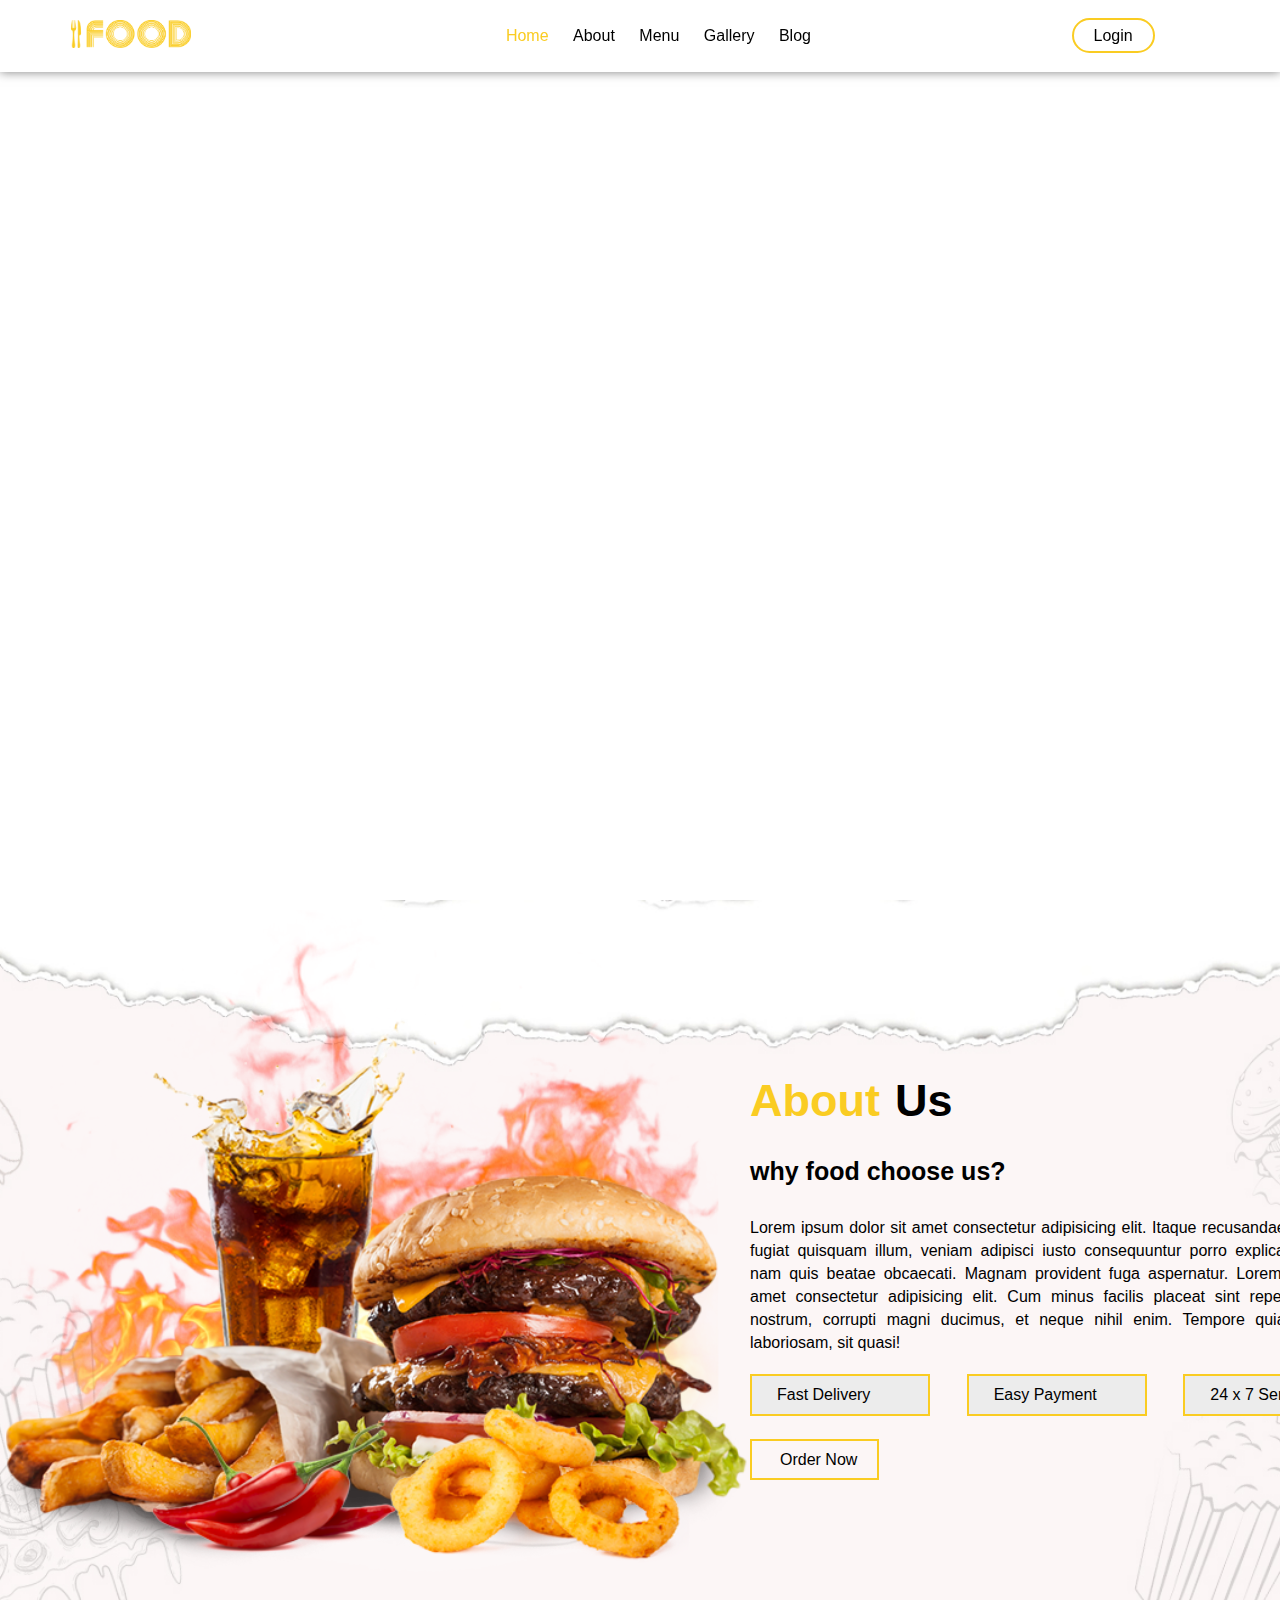
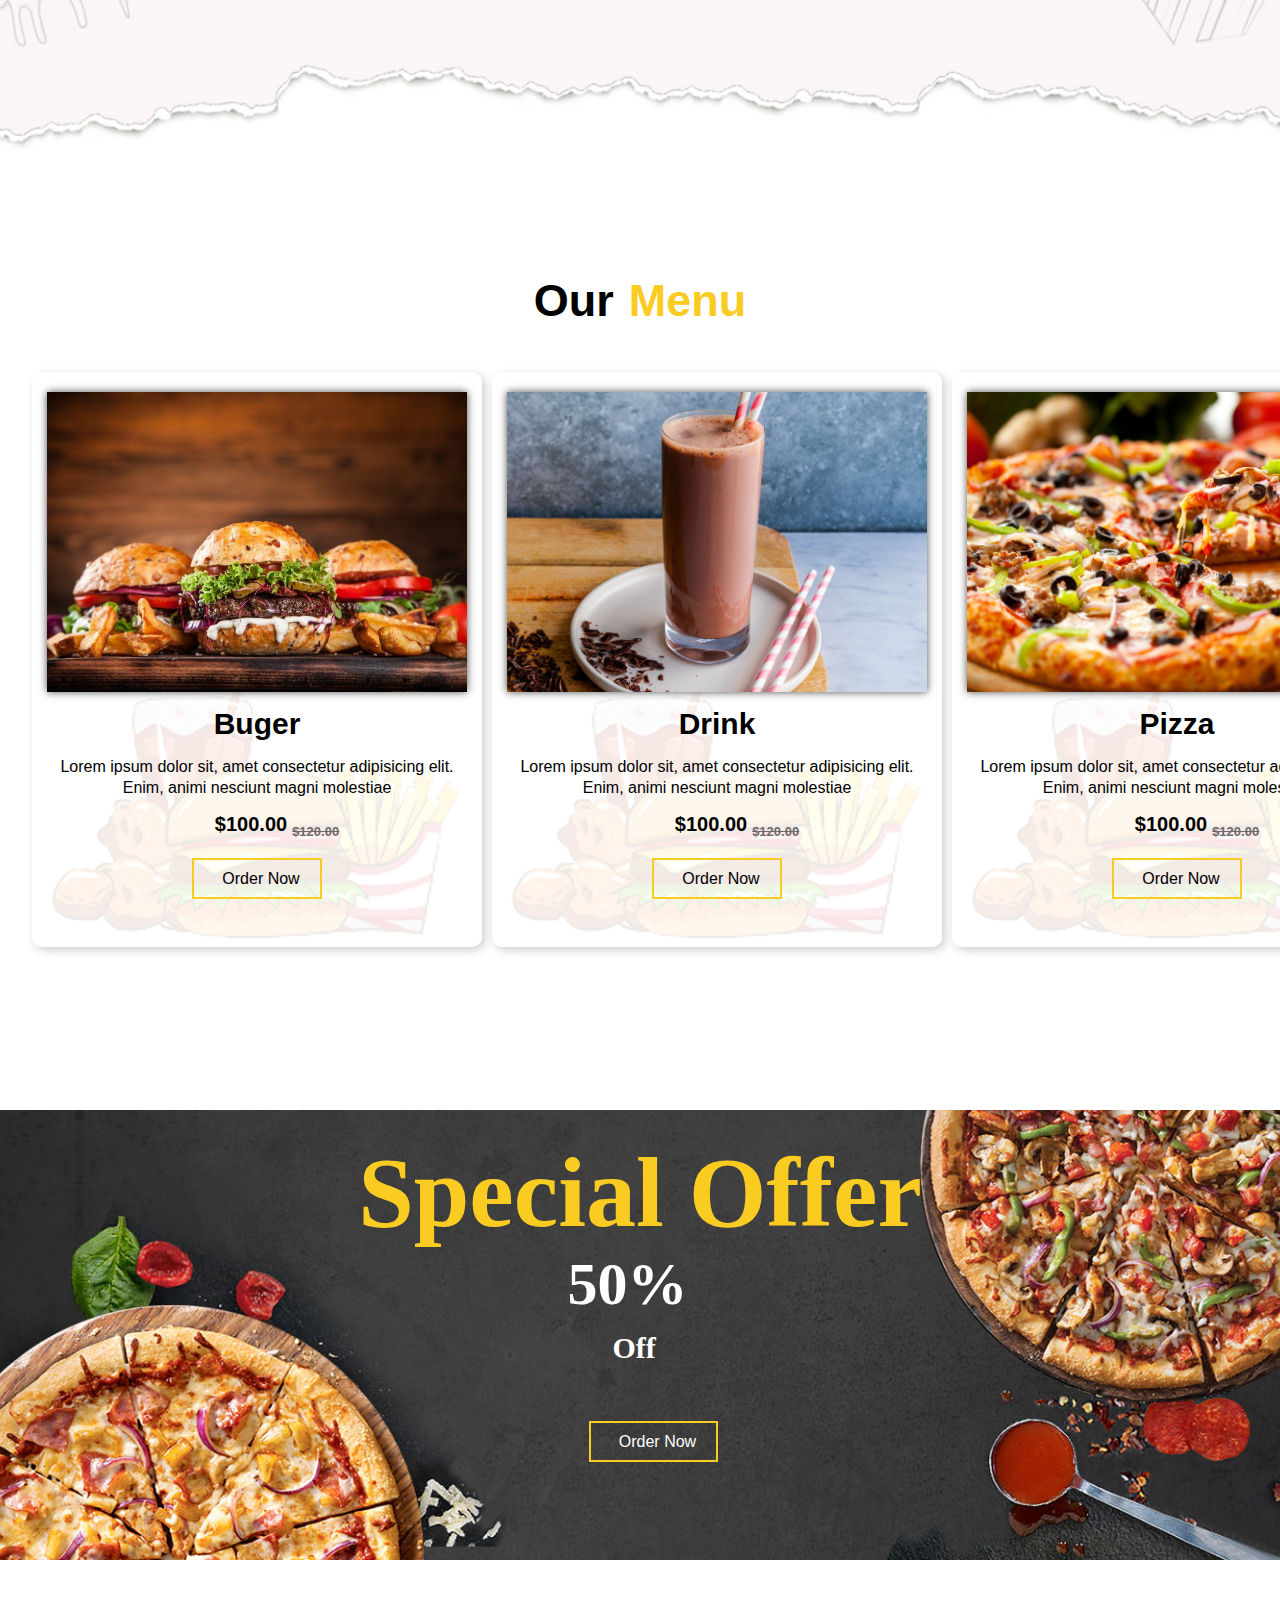
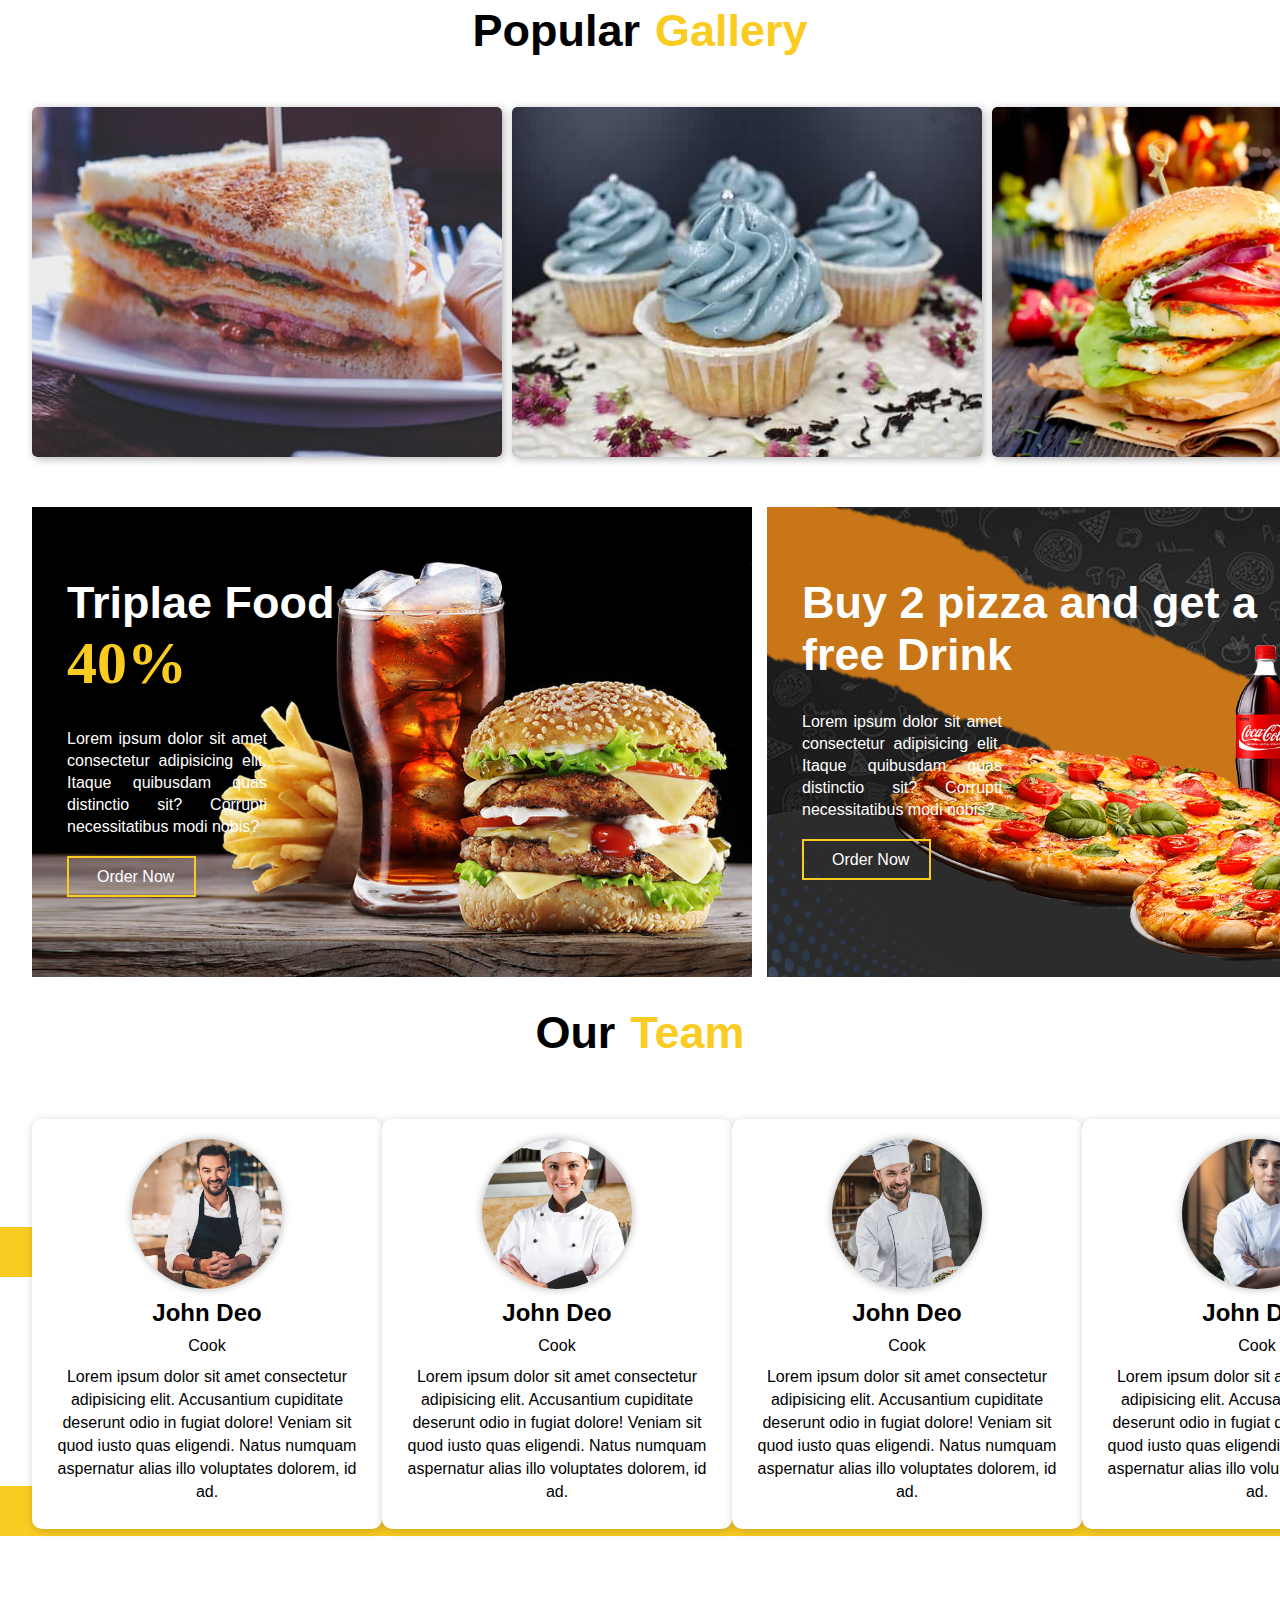
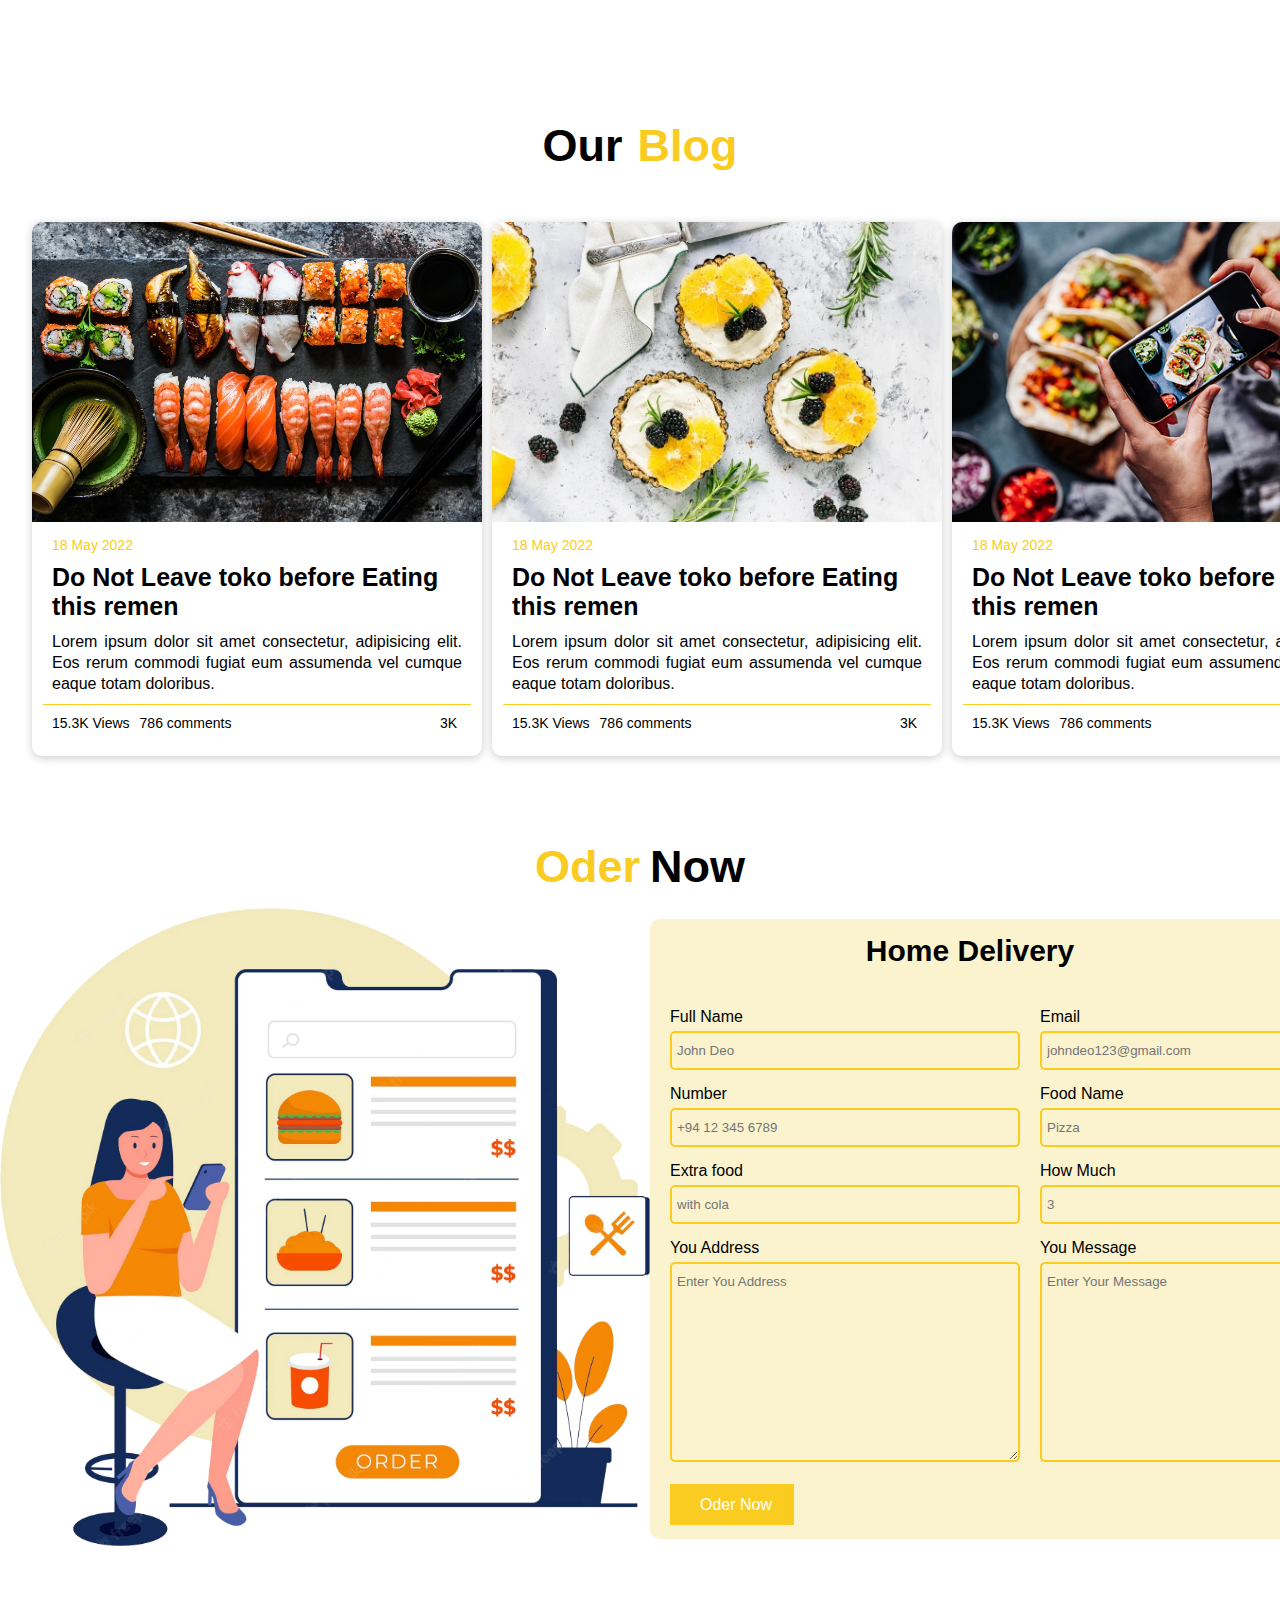
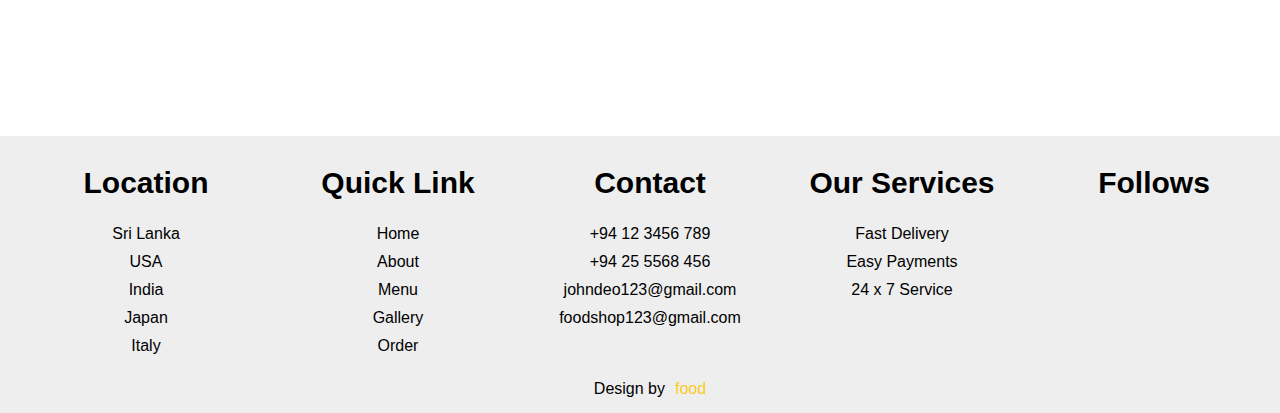
<file: eatezzy/food/Complete  Food Website Part 1/index.html>
<!DOCTYPE html>
<html lang="en">
<head>
    <meta charset="UTF-8">
    <meta http-equiv="X-UA-Compatible" content="IE=edge">
    <meta name="viewport" content="width=device-width, initial-scale=1.0">
    <title>Food Website</title>
    <link rel="stylesheet" href="style.css">
    <link rel="stylesheet" href="https://cdnjs.cloudflare.com/ajax/libs/font-awesome/6.2.0/css/all.min.css" integrity="sha512-xh6O/CkQoPOWDdYTDqeRdPCVd1SpvCA9XXcUnZS2FmJNp1coAFzvtCN9BmamE+4aHK8yyUHUSCcJHgXloTyT2A==" crossorigin="anonymous" referrerpolicy="no-referrer" />
    <link rel="short icon" href="image/short_icon.png">
</head>
<body>

    <section id="Home">

        <nav>

            <div class="logo">
                <a href="index.html"><img src="image/logo.png"></a>
            </div>

            <ul>
                <li><a href="index.html" class="action">Home</a></li>
                <li><a href="#">About</a></li>
                <li><a href="#">Menu</a></li>
                <li><a href="#">Gallery</a></li>
                <li><a href="#">Blog</a></li>
            </ul>

            <div class="login">
                <a href="#">Login</a>
            </div>

        </nav>

        <div class="main anim">

            <div class="main_text">

                <h1>Get Fresh<span> Food</span><br>in a Easy Way</h1>

                <p>
                    Lorem ipsum dolor sit amet consectetur adipisicing elit. 
                    Laborum, minus magnam nobis quam impedit nemo quaerat ex 
                    necessitatibus ipsum totam voluptatum, fugit cupiditate 
                    provident, quasi perspiciatis blanditiis illo nesciunt quae. 
                    Lorem ipsum dolor sit amet consectetur adipisicing elit. 
                    Accusantium odio tenetur laudantium corrupti impedit 
                    quidem dolore beatae, iure labore magni repellendus 
                    inventore, eaque obcaecati commodi ipsa numquam. Accusamus, 
                    molestiae veritatis.
                </p>

                <a href="#" class="btn"><i class="fa-solid fa-burger"></i>Order Now</a>

            </div>

            <div class="main_image">
                <img src="image/main_img.png">
            </div>

        </div>

    </section>




    <!--About-->

    <div class="about">

        <div class="about_main">

            <div class="about_image">
                <img src="image/about.png">
            </div>

            <div class="about_text">

                <h1><span>About</span>Us</h1>
                <h3>why food choose us?</h3>
                <p>
                    Lorem ipsum dolor sit amet consectetur adipisicing elit. 
                    Itaque recusandae dolore tempora fugiat quisquam illum, 
                    veniam adipisci iusto consequuntur porro explicabo 
                    repudiandae nam quis beatae obcaecati. Magnam provident 
                    fuga aspernatur. Lorem ipsum dolor sit amet consectetur 
                    adipisicing elit. Cum minus facilis placeat sint repellendus 
                    dolorum nostrum, corrupti magni ducimus, et neque nihil enim. 
                    Tempore quia rerum placeat laboriosam, sit quasi!
                </p>

                <div class="about_services">

                    <div class="s_1">
                        <i class="fa-solid fa-truck-fast"></i>
                        <a href="#">Fast Delivery</a>
                    </div>

                    <div class="s_1">
                        <i class="fa-brands fa-amazon-pay"></i>
                        <a href="#">Easy Payment</a>
                    </div>

                    <div class="s_1">
                        <i class="fa-solid fa-headset"></i>
                        <a href="#">24 x 7 Services</a>
                    </div>

                </div>

                <a href="#" class="about_btn">
                    <i class="fa-solid fa-burger"></i>Order Now
                </a>

            </div>

        </div>

    </div>




    <!--Menu-->

    <div class="menu">

        <h1>Our<span>Menu</span></h1>

        <div class="menu_box">

            <div class="menu_card">

                <div class="menu_img">
                    <img src="image/menu_1.jpg">
                </div>

                <div class="menu_text">

                    <h2>Buger</h2>
                    <p>
                        Lorem ipsum dolor sit, amet consectetur adipisicing elit. 
                        Enim, animi nesciunt magni molestiae
                    </p>

                    <div class="menu_icon">
                        <i class="fa-solid fa-star"></i>
                        <i class="fa-solid fa-star"></i>
                        <i class="fa-solid fa-star"></i>
                        <i class="fa-solid fa-star"></i>
                        <i class="fa-solid fa-star-half-stroke"></i>
                    </div>

                    <p class="price">$100.00<sub><del>$120.00</del></sub></p>

                    <a href="#" class="menu_btn"><i class="fa-solid fa-burger"></i>Order Now</a>

                </div>

            </div>

            <div class="menu_card">

                <div class="menu_img">
                    <img src="image/menu_2.jpg">
                </div>

                <div class="menu_text">

                    <h2>Drink</h2>
                    <p>
                        Lorem ipsum dolor sit, amet consectetur adipisicing elit. 
                        Enim, animi nesciunt magni molestiae
                    </p>

                    <div class="menu_icon">
                        <i class="fa-solid fa-star"></i>
                        <i class="fa-solid fa-star"></i>
                        <i class="fa-solid fa-star"></i>
                        <i class="fa-solid fa-star"></i>
                        <i class="fa-solid fa-star-half-stroke"></i>
                    </div>

                    <p class="price">$100.00<sub><del>$120.00</del></sub></p>

                    <a href="#" class="menu_btn"><i class="fa-solid fa-burger"></i>Order Now</a>

                </div>

            </div>

            <div class="menu_card">

                <div class="menu_img">
                    <img src="image/menu_3.png">
                </div>

                <div class="menu_text">

                    <h2>Pizza</h2>
                    <p>
                        Lorem ipsum dolor sit, amet consectetur adipisicing elit. 
                        Enim, animi nesciunt magni molestiae
                    </p>

                    <div class="menu_icon">
                        <i class="fa-solid fa-star"></i>
                        <i class="fa-solid fa-star"></i>
                        <i class="fa-solid fa-star"></i>
                        <i class="fa-solid fa-star"></i>
                        <i class="fa-solid fa-star-half-stroke"></i>
                    </div>

                    <p class="price">$100.00<sub><del>$120.00</del></sub></p>

                    <a href="#" class="menu_btn"><i class="fa-solid fa-burger"></i>Order Now</a>

                </div>

            </div>

        </div>

    </div>




    <!--Banner-->

    <div class="banner">

        <h1>Special Offer</h1>

        <div class="banner_center">
            <h2>50%<br><span>Off</span></h2>
        </div>

        <a href="#" class="banner_btn"><i class="fa-solid fa-burger"></i>Order Now</a>

    </div>




    <!--Gallery-->

    <div class="gallery">

        <h1>Popular<span>Gallery</span></h1>

        <div class="gallery_box">

            <div class="gallery_image">
                <img src="image/gallary_1.jpg">
            </div>

            <div class="gallery_image">
                <img src="image/gallary_2.jpg">
            </div>

            <div class="gallery_image">
                <img src="image/gallary_3.webp">
            </div>

        </div>

    </div>



    <!--Offer-->

    <div class="offer">

        <div class="offer_box">

            <div class="offer_card_1">

                <div class="offer_img">
                    <img src="image/offer_1.jpg">
                </div>

                <div class="offer_tag">

                    <h2>Triplae Food</h2>
                    <h1>40%</h1>
                    <p>
                        Lorem ipsum dolor sit amet consectetur adipisicing elit. 
                        Itaque quibusdam quas distinctio sit? Corrupti 
                        necessitatibus modi nobis?
                    </p>
                    <a href="#" class="offer_btn"><i class="fa-solid fa-burger"></i>Order Now</a>

                </div>

            </div>

            <div class="offer_card_2">

                <div class="offer_img">
                    <img src="image/offer_2.png">
                </div>

                <div class="offer_tag">

                    <h2>Buy 2 pizza and get a <br>free Drink</h2>
                    <p>
                        Lorem ipsum dolor sit amet consectetur adipisicing elit. 
                        Itaque quibusdam quas distinctio sit? Corrupti 
                        necessitatibus modi nobis?
                    </p>
                    <a href="#" class="offer_btn"><i class="fa-solid fa-burger"></i>Order Now</a>

                </div>

            </div>

        </div>

    </div>




    <!--Team-->

    <div class="team">

        <h1>Our<span>Team</span></h1>

        <div class="team_line_1"></div>
        <div class="team_line_2"></div>

        <div class="team_box">

            <div class="team_card">

                <div class="team_img">
                    <img src="image/team_1.jpg">
                </div>

                <div class="team_tag">

                    <h2>John Deo</h2>
                    <p class="job">Cook</p>
                    <p class="info">
                        Lorem ipsum dolor sit amet consectetur adipisicing elit. 
                        Accusantium cupiditate deserunt odio in fugiat dolore! 
                        Veniam sit quod iusto quas eligendi. Natus numquam 
                        aspernatur alias illo voluptates dolorem, id ad.
                    </p>

                </div>

            </div>

            <div class="team_card">

                <div class="team_img">
                    <img src="image/team_2.jpg">
                </div>

                <div class="team_tag">

                    <h2>John Deo</h2>
                    <p class="job">Cook</p>
                    <p class="info">
                        Lorem ipsum dolor sit amet consectetur adipisicing elit. 
                        Accusantium cupiditate deserunt odio in fugiat dolore! 
                        Veniam sit quod iusto quas eligendi. Natus numquam 
                        aspernatur alias illo voluptates dolorem, id ad.
                    </p>

                </div>

            </div>

            <div class="team_card">

                <div class="team_img">
                    <img src="image/team_3.jpg">
                </div>

                <div class="team_tag">

                    <h2>John Deo</h2>
                    <p class="job">Cook</p>
                    <p class="info">
                        Lorem ipsum dolor sit amet consectetur adipisicing elit. 
                        Accusantium cupiditate deserunt odio in fugiat dolore! 
                        Veniam sit quod iusto quas eligendi. Natus numquam 
                        aspernatur alias illo voluptates dolorem, id ad.
                    </p>

                </div>

            </div>

            <div class="team_card">

                <div class="team_img">
                    <img src="image/team_4.jpg">
                </div>

                <div class="team_tag">

                    <h2>John Deo</h2>
                    <p class="job">Cook</p>
                    <p class="info">
                        Lorem ipsum dolor sit amet consectetur adipisicing elit. 
                        Accusantium cupiditate deserunt odio in fugiat dolore! 
                        Veniam sit quod iusto quas eligendi. Natus numquam 
                        aspernatur alias illo voluptates dolorem, id ad.
                    </p>

                </div>

            </div>

        </div>

    </div>




    <!--Blog-->

    <div class="blog">

        <h1>Our<span>Blog</span></h1>

        <div class="blog_box">

            <div class="blog_card">

                <div class="blog_img">
                    <img src="image/blog_1.jpeg">
                </div>

                <div class="blog_tag">

                    <div class="blog_date">
                        <p>18 May 2022<i class="fa-solid fa-calendar-days"></i></p>
                    </div>

                    <h3 class="blog_heading">
                        Do Not Leave toko before Eating this remen
                    </h3>

                    <p class="blog_text">
                        Lorem ipsum dolor sit amet consectetur, adipisicing elit. 
                        Eos rerum commodi fugiat eum assumenda vel cumque eaque 
                        totam doloribus.
                    </p>

                    <hr>

                    <div class="view_and_like">

                        <div class="view">
                            <p>15.3K Views</p>
                            <p class="b_comm">786 comments</p>
                        </div>

                        <div class="like">
                            <p>3K</p>
                            <i class="fa-regular fa-heart"></i>
                        </div>

                    </div>

                </div>

            </div>

            <div class="blog_card">

                <div class="blog_img">
                    <img src="image/blog_2.jpg">
                </div>

                <div class="blog_tag">

                    <div class="blog_date">
                        <p>18 May 2022<i class="fa-solid fa-calendar-days"></i></p>
                    </div>

                    <h3 class="blog_heading">
                        Do Not Leave toko before Eating this remen
                    </h3>

                    <p class="blog_text">
                        Lorem ipsum dolor sit amet consectetur, adipisicing elit. 
                        Eos rerum commodi fugiat eum assumenda vel cumque eaque 
                        totam doloribus.
                    </p>

                    <hr>

                    <div class="view_and_like">

                        <div class="view">
                            <p>15.3K Views</p>
                            <p class="b_comm">786 comments</p>
                        </div>

                        <div class="like">
                            <p>3K</p>
                            <i class="fa-regular fa-heart"></i>
                        </div>

                    </div>

                </div>

            </div>

            <div class="blog_card">

                <div class="blog_img">
                    <img src="image/blog_3.jpg">
                </div>

                <div class="blog_tag">

                    <div class="blog_date">
                        <p>18 May 2022<i class="fa-solid fa-calendar-days"></i></p>
                    </div>

                    <h3 class="blog_heading">
                        Do Not Leave toko before Eating this remen
                    </h3>

                    <p class="blog_text">
                        Lorem ipsum dolor sit amet consectetur, adipisicing elit. 
                        Eos rerum commodi fugiat eum assumenda vel cumque eaque 
                        totam doloribus.
                    </p>

                    <hr>

                    <div class="view_and_like">

                        <div class="view">
                            <p>15.3K Views</p>
                            <p class="b_comm">786 comments</p>
                        </div>

                        <div class="like">
                            <p>3K</p>
                            <i class="fa-regular fa-heart"></i>
                        </div>

                    </div>

                </div>

            </div>

        </div>

    </div>



    <!--Oder-->

    <div class="oder">

        <h1><span>Oder</span>Now</h1>

        <div class="oder_main">

            <div class="oder_img">
                <img src="image/oder.png">
            </div>

            <div class="oder_form">

                <h2>Home Delivery</h2>

                <div class="oder_list">

                    <div class="oder_left">

                        <p>Full Name</p>
                        <input type="text" placeholder="John Deo">

                        <p>Number</p>
                        <input type="number" placeholder="+94 12 345 6789">

                        <p>Extra food</p>
                        <input type="text" placeholder="with cola">

                        <p>You Address</p>
                        <textarea placeholder="Enter You Address"></textarea>

                    </div>

                    <div class="oder_right">

                        <p>Email</p>
                        <input type="email" placeholder="johndeo123@gmail.com">

                        <p>Food Name</p>
                        <input type="text" placeholder="Pizza">

                        <p>How Much</p>
                        <input type="number" placeholder="3">

                        <p>You Message</p>
                        <textarea placeholder="Enter Your Message"></textarea>

                    </div>

                </div>

                <a href="#" class="oder_btn"><i class="fa-solid fa-burger"></i>Oder Now</a>

            </div>

        </div>

    </div>



    <!--Footer-->

    <footer>

        <div class="footer_main">

            <div class="footer_tag">

                <h2>Location</h2>
                <p>Sri Lanka</p>
                <p>USA</p>
                <p>India</p>
                <p>Japan</p>
                <p>Italy</p>

            </div>

            <div class="footer_tag">

                <h2>Quick Link</h2>
                <p>Home</p>
                <p>About</p>
                <p>Menu</p>
                <p>Gallery</p>
                <p>Order</p>

            </div>

            <div class="footer_tag">

                <h2>Contact</h2>
                <p>+94 12 3456 789</p>
                <p>+94 25 5568 456</p>
                <p>johndeo123@gmail.com</p>
                <p>foodshop123@gmail.com</p>

            </div>

            <div class="footer_tag">

                <h2>Our Services</h2>
                <p>Fast Delivery</p>
                <p>Easy Payments</p>
                <p>24 x 7 Service</p>

            </div>

            <div class="footer_tag">

                <h2>Follows</h2>
                <i class="fa-brands fa-facebook-f"></i>
                <i class="fa-brands fa-twitter"></i>
                <i class="fa-brands fa-instagram"></i>
                <i class="fa-brands fa-linkedin-in"></i>

            </div>

        </div>

        <p class="end">Design by<span><i class="fa-solid fa-face-grin"></i> food</span></p>

    </footer>



    
</body>
</html>
</file>
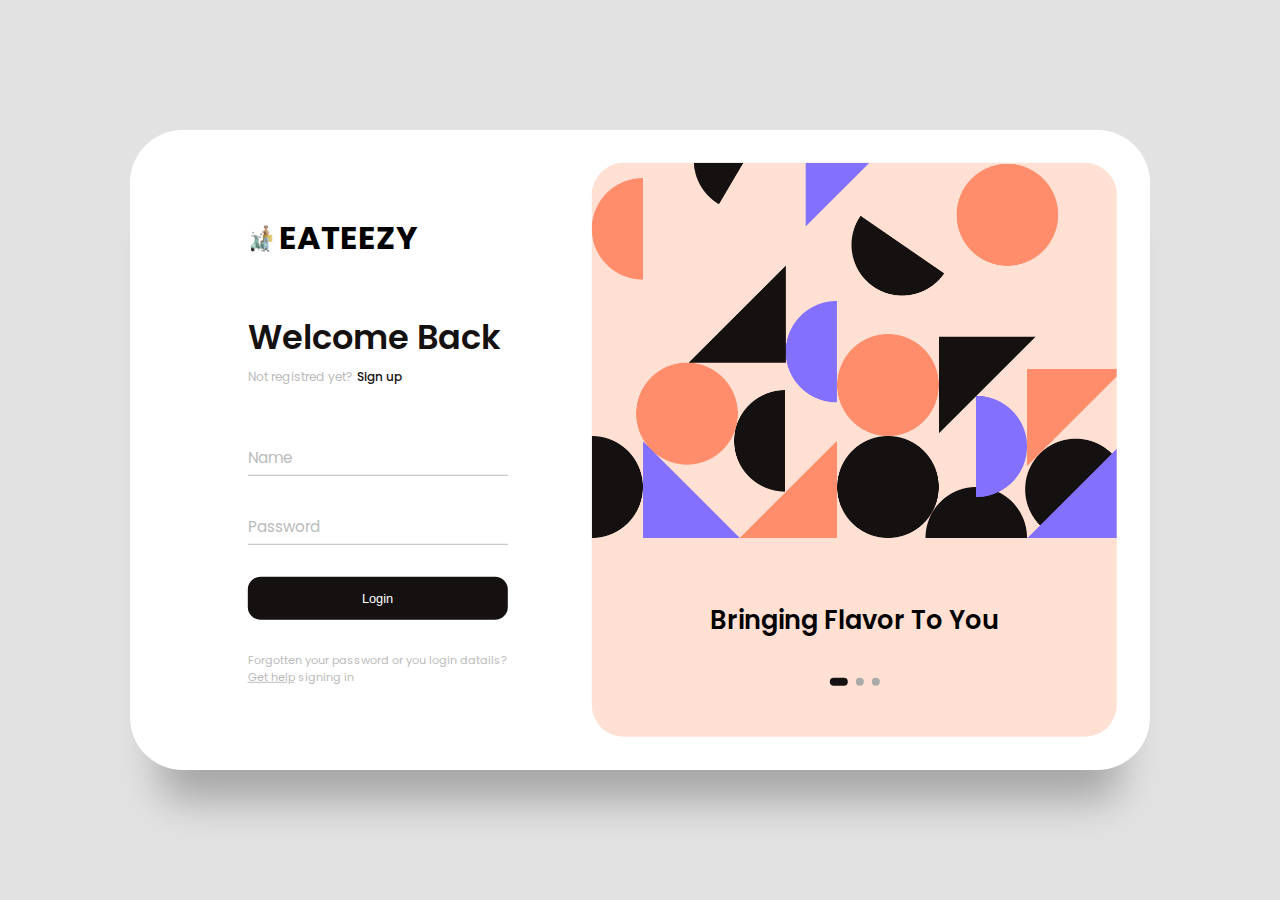
<file: eatezzy/index1.html>
<!DOCTYPE html>
<html lang="en">
  <head>
    <meta charset="UTF-8" />
    <meta http-equiv="X-UA-Compatible" content="IE=edge" />
    <meta name="viewport" content="width=device-width, initial-scale=1.0" />
    <title>Sign in & Sign up Form</title>
    <link rel="stylesheet" href="style1.css" />
  </head>
  <body>
    
    <main>
      <div class="box">
        <div class="inner-box">
          <div class="forms-wrap">
            <form action="index.html" autocomplete="off" class="sign-in-form">
              <div class="logo">
                <img src="./img/21.png"   alt="easyclass" />
                <h1>EATEEZY</h1>
              </div>

              <div class="heading">
                <h2>Welcome Back</h2>
                <h6>Not registred yet?</h6>
                <a href="#" class="toggle">Sign up</a>
              </div>

              <div class="actual-form">
                <div class="input-wrap">
                  <input
                    type="text"
                    minlength="4"
                    class="input-field"
                    autocomplete="off"
                    required
                  />
                  <label>Name</label>
                </div>

                <div class="input-wrap">
                  <input
                    type="password"
                    minlength="4"
                    class="input-field"
                    autocomplete="off"
                    required
                  />
                  <label>Password</label>
                </div>

                <a href="index.html"><button class="sign-btn">Login</button></a>

                <p class="text">
                  Forgotten your password or you login datails?
                  <a href="#">Get help</a> signing in
                </p>
              </div>
            </form>

            <form action="index.html" autocomplete="off" class="sign-up-form">
              <div class="logo">
                <img src="./img/21.png" alt="easyclass" />
                <h1>EATEEZY</h1>
              </div>

              <div class="heading">
                <h2>Get Started</h2>
                <h6>Already have an account?</h6>
                <a href="#" class="toggle">Sign in</a>
              </div>

              <div class="actual-form">
                <div class="input-wrap">
                  <input
                    type="text"
                    minlength="4"
                    class="input-field"
                    autocomplete="off"
                    required
                  />
                  <label>Name</label>
                </div>

                <div class="input-wrap">
                  <input
                    type="email"
                    class="input-field"
                    autocomplete="off"
                    required
                  />
                  <label>Email</label>
                </div>

                <div class="input-wrap">
                  <input
                    type="password"
                    minlength="4"
                    class="input-field"
                    autocomplete="off"
                    required
                  />
                  <label>Password</label>
                </div>

                <a href="index.html"><button class="sign-btn">Register</button></a>
                

                <p class="text">
                  By signing up, I agree to the
                  <a href="#">Terms of Services</a> and
                  <a href="#">Privacy Policy</a>
                </p>
              </div>
            </form>
          </div>

          <div class="carousel">
            <div class="images-wrapper">
              <img src="./img/image1.png"   class="image img-1 show" alt="" />
              <img src="./img/image2.png" class="image img-2" alt="" />
              <img src="./img/image3.png" class="image img-3" alt="" />
            </div>

            <div class="text-slider">
              <div class="text-wrap">
                <div class="text-group">
                  <h2>Bringing Flavor To You</h2>
                  <h2>Customize order </h2>
                  <h2>Invites Your Friends</h2>
                </div>
              </div>

              <div class="bullets">
                <span class="active" data-value="1"></span>
                <span data-value="2"></span>
                <span data-value="3"></span>
              </div>
            </div>
          </div>
        </div>
      </div>
    </main>


    <script src="js1.js"></script>
  </body>
</html>
</file>
<file: eatezzy/food/Complete  Food Website Part 1/style.css>
*{
    margin: 0;
    padding: 0;
    box-sizing: border-box;
    font-family: sans-serif;
}

section{
    width: 100%;
    height: 100vh;
}

section nav{
    display: flex;
    align-items: center;
    justify-content: space-around;
    background: #fff;
    position: fixed;
    right: 0;
    left: 0;
    z-index: 1000;
    box-shadow: 0 0 10px rgba(0,0,0,0.5);
}

section nav .logo img{
    width: 120px;
    margin: 20px 0;
    position: relative;
    left: -45%;
    cursor: pointer;
}

section nav ul{
    list-style: none;
}

section nav ul li{
    display: inline-block;
    margin: 0 10px;
}

section nav ul li a{
    color: black;
    text-decoration: none;
    transition: 0.3s;
}

section nav ul li a.action{
    color: #facc22;
}

section nav ul li a:hover{
    color: #facc22;
}

section nav .login a{
    color: #000;
    text-decoration: none;
    border: 2px solid #facc22;
    border-radius: 20px;
    padding: 7px 20px;
    transition: 0.3s;
}

section nav .login a:hover{
    background: #facc22;
    color: #fff;
}

section .main{
    display: flex;
    align-items: center;
    justify-content: space-around;
    position: relative;
    top: 80px;
}

section .main .main_text h1{
    color: #000;
    font-size: 75px;
    position: relative;
    top: -25px;
    left: 5%;
}

section .main .main_text h1 span{
    color: #facc22;
    font-family: polo;
}

section .main .main_text p{
    color: #000;
    width: 650px;
    position: relative;
    top: 20px;
    left: 5%;
    line-height: 23px;
    text-align: justify;
}

section .main .main_text .btn i{
    margin-right: 8px;
}

section .main .main_text .btn{
    color: #000;
    text-decoration: none;
    border: 2px solid #facc22;
    padding: 10px 20px;
    position: relative;
    top: 100px;
    left: 5%;
    transition: 0.3s;
}

section .main .main_text .btn:hover{
    color: #fff;
}

section .main .main_text .btn::before{
    content: '';
    position: absolute;
    top: 0;
    left: 0;
    width: 0;
    height: 100%;
    background: #facc22;
    z-index: -1;
    transition: 0.3s;
}

section .main .main_text .btn:hover::before{
    top: unset;
    width: 100%;
    bottom: 0;
}

section .main .main_image img{
    width: 650px;
    animation: animate 5s linear infinite;
}




/*--About--*/

.about{
    width: 100%;
    height: 100vh;
    padding: 10px 0 0 0;
    background-image: url(image/about_bg.jpg);
    background-size: cover;
    background-position: center;
}

.about .about_main{
    display: flex;
    align-items: center;
    justify-content: space-around;
}

.about .about_main .about_image img{
    width: 750px;
}

.about .about_main .about_text h1{
    font-size: 45px;
    position: relative;
    bottom: 40px;
}

.about .about_main .about_text h1 span{
    color: #facc22;
    margin-right: 15px;
}

.about .about_main .about_text h3{
    position: relative;
    bottom: 10px;
    font-size: 25px;
}

.about .about_main .about_text p{
    width: 650px;
    text-align: justify;
    line-height: 23px;
    margin-top: 20px;
}

.about .about_main .about_text .about_services{
    margin-top: 20px;
    display: grid;
    grid-template-columns: 1fr 1fr 1fr;
}

.about .about_main .about_text .about_services .s_1{
    display: flex;
    align-items: center;
    width: 180px;
    background: #ececec;
    padding: 10px;
    border: 2px solid #facc22;
    cursor: pointer;
}

.about .about_main .about_text .about_services .s_1 i{
    color: #000;
    margin: 5px 10px 5px 5px;
    font-size: 20px;
    transition: 0.3s;
}

.about .about_main .about_text .about_services .s_1:hover i{
    color: #facc22;
}

.about .about_main .about_text .about_services .s_1 a{
    text-decoration: none;
    color: #000;
    font-size: 16px;
}

.about .about_main .about_text .about_btn i{
    font-size: 15px;
    margin-right: 8px;
}

.about .about_main .about_text .about_btn{
    position: relative;
    top: 35px;
    padding: 10px 20px;
    border: 2px solid #facc22;
    text-decoration: none;
    color: #000;
    z-index: 5;
    transition: 0.3s;
}

.about .about_main .about_text .about_btn:hover{
    color: #fff;
}

.about .about_main .about_text .about_btn::before{
    content: '';
    position: absolute;
    top: 0;
    left: 0;
    width: 0;
    height: 100%;
    z-index: -1;
    background: #facc22;
    transition: 0.3s;
}

.about .about_main .about_text .about_btn:hover::before{
    top: unset;
    width: 100%;
    bottom: 0;
}





/*Menu*/

.menu{
    width: 100%;
    height: 100vh;
    padding: 75px 0;
}

.menu h1{
    display: flex;
    align-items: center;
    justify-content: center;
    font-size: 45px;
    color: #000;
}

.menu h1 span{
    color: #facc22;
    margin-left: 15px;
}

.menu .menu_box{
    width: 95%;
    margin: 45px auto 0 auto;
    display: grid;
    grid-gap: 30px 10px;
    grid-template-columns: 1fr 1fr 1fr;
}

.menu .menu_box .menu_card{
    background-image: url(image/menu_card_bg.png);
    background-size: cover;
    background-position: center;
    margin: 0 auto;
    width: 450px;
    height: 575px;
    text-align: center;
    cursor: pointer;
    padding: 20px 0;
    border-radius: 10px;
    box-shadow: 3px 3px 10px rgba(0,0,0,0.2);
}

.menu .menu_box .menu_card .menu_img{
    margin: 0 auto;
    width: 420px;
    height: 300px;
    margin-bottom: 15px;
    box-shadow: 0 0 8px rgba(0,0,0,0.7);
}

.menu .menu_box .menu_card .menu_img img{
    width: 100%;
    height: 100%;
    object-fit: cover;
    object-position: center;
}

.menu .menu_box .menu_card .menu_text h2{
    font-size: 30px;
    margin-bottom: 15px;
}

.menu .menu_box .menu_card .menu_text p{
    line-height: 21px;
    margin-bottom: 15px;
    margin: 0 auto;
    width: 400px;
}

.menu .menu_box .menu_card .menu_text .menu_icon{
    color: #facc22;
    margin: 8px 0;
}

.menu .menu_box .menu_card .menu_text .price{
    font-weight: bold;
    font-size: 20px;
    padding: 8px 0;
    margin-left: 45px;
}

.menu .menu_box .menu_card .menu_text .price sub{
    margin-left: 5px;
    color: #6d6a6a;
    font-size: 13px;
}

.menu .menu_box .menu_card .menu_text .menu_btn{
    color: #000;
    text-decoration: none;
    padding: 10px 20px;
    border: 2px solid #facc22;
    position: relative;
    top: 20px;
    z-index: 5;
    transition: 0.3s;
}

.menu .menu_box .menu_card .menu_text .menu_btn:hover{
    color: #fff;
}

.menu .menu_box .menu_card .menu_text .menu_btn::before{
    content: '';
    position: absolute;
    top: 0;
    left: 0;
    width: 0;
    height: 100%;
    background-color: #facc22;
    z-index: -1;
    transition: 0.3s;
}

.menu .menu_box .menu_card .menu_text .menu_btn:hover::before{
    top: unset;
    bottom: 0;
    width: 100%;
}

.menu .menu_box .menu_card .menu_text .menu_btn i{
    margin-right: 8px;
}




/*Banner*/

.banner{
    width: 100%;
    height: 50vh;
    margin: 10px 0;
    background-image: url(image/banner.jpg);
    background-size: cover;
    background-position: center;
}

.banner h1{
    font-family: P22Grenville;
    color: #facc22;
    font-size: 100px;
    display: flex;
    align-items: center;
    justify-content: center;
    position: relative;
    padding-top: 25px;
}

.banner .banner_center{
    display: flex;
    align-items: center;
    justify-content: center;
    width: 250px;
    margin: 0 auto;
}
.banner .banner_center h2{
    font-size: 60px;
    margin-right: 25px;
    font-family: Norwester;
    color: #fff;
}

.banner .banner_center h2 span{
    margin-left: 45px;
    font-size: 30px;
    position: relative;
    bottom: 15px;
    font-family: Norwester;
}

.banner .banner_btn{
    color: #fff;
    border: 2px solid #facc22;
    padding: 10px 20px;
    text-decoration: none;
    position: relative;
    top: 10%;
    left: 46%;
    z-index: 5;
}

.banner .banner_btn i{
    margin-right: 8px;
}

.banner .banner_btn::before{
    content: '';
    position: absolute;
    top: 0;
    left: 0;
    width: 0;
    height: 100%;
    background: #facc22;
    transition: 0.3s;
    z-index: -1;
}

.banner .banner_btn:hover::before{
    width: 100%;
    top: unset;
    bottom: 0;
}




/*Gallery*/

.gallery{
    width: 100%;
    padding: 35px 0 50px 0;
}

.gallery h1{
    display: flex;
    align-items: center;
    justify-content: center;
    font-size: 45px;
}

.gallery h1 span{
    color: #facc22;
    margin-left: 15px;
}

.gallery .gallery_box{
    width: 95%;
    margin: 50px auto 0 auto;
    display: grid;
    grid-template-columns: 1fr 1fr 1fr;
    grid-gap: 10px;
}

.gallery .gallery_box .gallery_image{
    width: 470px;
    height: 350px;
    margin: 0 auto;
    border-radius: 5px;
    overflow: hidden;
    box-shadow: 2px 2px 8px rgba(0,0,0,0.3);
}

.gallery .gallery_box .gallery_image img{
    width: 100%;
    height: 100%;
    object-fit: cover;
    object-position: center;
    border-radius: 5px;
    cursor: pointer;
    transition: 0.3s;
}

.gallery .gallery_box .gallery_image:hover img{
    transform: scale(1.1);
}



/*Offer*/

.offer{
    width: 100%;
    height: auto;
    margin-bottom: 20px;
}

.offer .offer_box{
    width: 95%;
    display: grid;
    grid-template-columns: 1fr 1fr;
    grid-gap: 0 15px;
    margin: 0 auto;
}

.offer .offer_box .offer_card_1{
    width: 720px;
    height: 470px;
}

.offer .offer_box .offer_card_1 .offer_img{
    width: 720px;
    height: 470px;
}

.offer .offer_box .offer_card_1 .offer_img img{
    width: 100%;
    height: 100%;
    object-fit: cover;
    object-position: center;
}

.offer .offer_box .offer_card_1 .offer_tag{
    position: relative;
    bottom: 400px;
    color: #fff;
    padding: 0 35px;
}

.offer .offer_box .offer_card_1 .offer_tag h2{
    font-size: 45px;
}

.offer .offer_box .offer_card_1 .offer_tag h1{
    font-family: QuillScript;
    font-size: 60px;
    color: #facc22;
}

.offer .offer_box .offer_card_1 .offer_tag p{
    margin-top: 30px;
    width: 200px;
    text-align: justify;
    line-height: 22px;
}

.offer .offer_box .offer_card_1 .offer_tag .offer_btn{
    color: #fff;
    border: 2px solid #facc22;
    padding: 10px 20px;
    text-decoration: none;
    position: relative;
    top: 30px;
    z-index: 2;
    transition: 0.3s;
}

.offer .offer_box .offer_card_1 .offer_tag .offer_btn::before{
    content: '';
    position: absolute;
    top: 0;
    left: 0;
    background-color: #facc22;
    width: 0;
    height: 100%;
    transition: 0.3s;
    z-index: -1;
}

.offer .offer_box .offer_card_1 .offer_tag .offer_btn:hover::before{
    width: 100%;
}

.offer .offer_box .offer_card_1 .offer_tag .offer_btn i{
    margin-right: 8px;
}

.offer .offer_box .offer_card_2{
    width: 720px;
    height: 470px;
}

.offer .offer_box .offer_card_2 .offer_img{
    width: 720px;
    height: 470px;
}

.offer .offer_box .offer_card_2 .offer_img img{
    width: 100%;
    height: 100%;
    object-fit: cover;
    object-position: center;
}

.offer .offer_box .offer_card_2 .offer_tag{
    position: relative;
    bottom: 400px;
    color: #fff;
    padding: 0 35px;
}

.offer .offer_box .offer_card_2 .offer_tag h2{
    font-size: 45px;
}

.offer .offer_box .offer_card_2 .offer_tag h1{
    font-family: QuillScript;
    font-size: 60px;
    color: #facc22;
}

.offer .offer_box .offer_card_2 .offer_tag p{
    margin-top: 30px;
    width: 200px;
    text-align: justify;
    line-height: 22px;
}

.offer .offer_box .offer_card_2 .offer_tag .offer_btn{
    color: #fff;
    border: 2px solid #facc22;
    padding: 10px 20px;
    text-decoration: none;
    position: relative;
    top: 30px;
    z-index: 2;
    transition: 0.3s;
}

.offer .offer_box .offer_card_2 .offer_tag .offer_btn::before{
    content: '';
    position: absolute;
    top: 0;
    left: 0;
    background-color: #facc22;
    width: 0;
    height: 100%;
    transition: 0.3s;
    z-index: -1;
}

.offer .offer_box .offer_card_2 .offer_tag .offer_btn:hover::before{
    width: 100%;
}

.offer .offer_box .offer_card_2 .offer_tag .offer_btn i{
    margin-right: 8px;
}





/*Team*/

.team{
    width: 100%;
    height: 77vh;
    padding: 10px 0;
}

.team h1{
    display: flex;
    align-items: center;
    justify-content: center;
    font-size: 45px;
}

.team h1 span{
    color: #facc22;
    margin-left: 15px;
}

.team .team_line_1{
    width: 100%;
    height: 50px;
    background: #facc22;
    position: relative;
    top: 25%;
    z-index: 1;
}

.team .team_line_2{
    width: 100%;
    height: 50px;
    background: #facc22;
    position: relative;
    top: 56%;
    z-index: 1;
}

.team .team_box{
    width: 95%;
    height: auto;
    margin: 0 auto;
    position: relative;
    bottom: 55px;
    padding: 15px 0;
    display: grid;
    grid-template-columns: 1fr 1fr 1fr 1fr;
    grid-gap: 0;
}

.team .team_box .team_card{
    width: 350px;
    height: 410px;
    background: #fff;
    padding: 20px;
    text-align: center;
    border-radius: 10px;
    margin: 0 auto;
    z-index: 5;
    box-shadow: 1px 2px 10px rgba(0,0,0,0.2);
}

.team .team_box .team_card .team_img{
    display: flex;
    align-items: center;
    justify-content: center;
}

.team .team_box .team_card .team_img img{
    width: 150px;
    height: 150px;
    border-radius: 50%;
    object-fit: cover;
    object-position: center;
    box-shadow: 0 0 8px rgba(0,0,0,0.3);
}

.team .team_box .team_card .team_tag h2{
    margin: 10px 0;
}

.team .team_box .team_card .team_tag p.info{
    text-align: center;
    line-height: 23px;
    margin-top: 10px;
}



/*Blog*/

.blog{
    width: 100%;
    height: auto;
    padding: 30px 0;
}

.blog h1{
    color: #000;
    display: flex;
    align-items: center;
    justify-content: center;
    font-size: 45px;
}

.blog h1 span{
    color: #facc22;
    margin-left: 15px;
}

.blog .blog_box{
    width: 95%;
    margin: 50px auto;
    display: grid;
    grid-template-columns: 1fr 1fr 1fr;
    grid-gap: 10px;
}

.blog .blog_box .blog_card{
    margin: 0 auto;
    width: 450px;
    height: auto;
    border-radius: 10px;
    box-shadow: 0 2px 10px rgba(0,0,0,0.2);
}

.blog .blog_box .blog_card .blog_img{
    width: 450px;
    height: 300px;
    overflow: hidden;
    border-top-left-radius: 10px;
    border-top-right-radius: 10px;
}

.blog .blog_box .blog_card .blog_img img{
    width: 100%;
    height: 100%;
    object-fit: cover;
    object-position: center;
}

.blog .blog_box .blog_card .blog_tag .blog_date{
    width: 100%;
    color: #facc22;
    padding: 15px 0 0 20px;
    font-size: 14px;
}

.blog .blog_box .blog_card .blog_tag .blog_date i{
    margin-left: 8px;
    font-size: 14px;
    cursor: pointer;
}

.blog .blog_box .blog_card .blog_tag .blog_heading{
    padding: 10px 20px 10px 20px;
    font-size: 25px;
}

.blog .blog_box .blog_card .blog_tag .blog_text{
    padding: 0 20px 10px 20px;
    text-align: justify;
    line-height: 21px;
}

.blog .blog_box .blog_card .blog_tag hr{
    width: 95%;
    margin: 0 auto;
    height: 1px;
    border: 0;
    background: #facc22;
    border-radius: 5px;
}

.blog .blog_box .blog_card .blog_tag .view_and_like{
    padding: 10px 20px 25px 20px;
    display: flex;
    align-items: center;
    justify-content: space-between;
}

.blog .blog_box .blog_card .blog_tag .view_and_like .view{
    display: flex;
    align-items: center;
}

.blog .blog_box .blog_card .blog_tag .view_and_like .view p{
    margin-right: 10px;
    font-size: 14px;
}

.blog .blog_box .blog_card .blog_tag .view_and_like .like{
    display: flex;
    align-items: center;
    font-size: 14px;
}

.blog .blog_box .blog_card .blog_tag .view_and_like .like i{
    cursor: pointer;
    margin-left: 5px;
}



/*Oder*/

.oder{
    width: 100%;
    height: 100vh;
    padding: 5px 0;
}

.oder h1{
    display: flex;
    align-items: center;
    justify-content: center;
    font-size: 45px;
}

.oder h1 span{
    color: #facc22;
    margin-right: 10px;
}

.oder .oder_main{
    display: flex;
    align-items: center;
    justify-content: space-around;
    position: relative;
    top: 15px;
}

.oder .oder_main .oder_img img{
    width: 650px;
}

.oder .oder_main .oder_form{
    width: 50%;
    height: 620px;
    background: #faf3ce;
    padding: 15px 20px 0 20px;
    border-radius: 10px;
}

.oder .oder_main .oder_form h2{
    text-align: center;
    margin-bottom: 40px;
    font-size: 30px;
}

.oder .oder_main .oder_form .oder_list{
    display: grid;
    grid-template-columns: 1fr 1fr;
    grid-gap: 0 20px;
    margin-bottom: 30px;
}

.oder .oder_main .oder_form .oder_list p{
    margin-bottom: 5px;
}

.oder .oder_main .oder_form .oder_list input{
    width: 350px;
    border: 2px solid #facc22;
    border-radius: 5px;
    outline: none;
    background: none;
    color: #000;
    padding: 10px 5px;
    margin-bottom: 15px;
}

.oder .oder_main .oder_form .oder_list textarea{
    width: 350px;
    height: 200px;
    border: 2px solid #facc22;
    border-radius: 5px;
    outline: none;
    background: none;
    color: #000;
    padding: 10px 5px;
}

.oder .oder_main .oder_form .oder_btn{
    padding: 10px 20px;
    border: 2px solid #facc22;
    text-decoration: none;
    color: #fff;
    background: #facc22;
}

.oder .oder_main .oder_form .oder_btn i{
    margin-right: 8px;
}




/*Footer*/

footer{
    width: 100%;
    padding: 30px 0 0 20px;
    background: #eeeeee;
}

footer .footer_main{
    display: grid;
    grid-template-columns: 1fr 1fr 1fr 1fr 1fr;
}

footer .footer_main .footer_tag{
    text-align: center;
}

footer .footer_main .footer_tag h2{
    color: #000;
    margin-bottom: 25px;
    font-size: 30px;
}

footer .footer_main .footer_tag p{
    margin: 10px 0;
}

footer .footer_main .footer_tag i{
    margin: 0 5px;
    cursor: pointer;
}

footer .footer_main .footer_tag i:hover{
    color: #facc22;
}

footer .end{
    display: flex;
    align-items: center;
    justify-content: center;
    padding: 15px 0;
}

footer .end span{
    color: #facc22;
    margin-left: 10px;
}

::-webkit-scrollbar{
    width: 10px;
}

::-webkit-scrollbar-thumb{
    background: #facc22;
    border-radius: 30px;
}

.anim{
    opacity: 0;
    transform: translateY(40px);
    animation: moveup 0.5s linear forwards;
}

@keyframes moveup{
    100%{
        opacity: 1;
        transform: translateY(0);
    }
}


@keyframes animate{
    0%{
        transform: scale(1.1);
    }
    50%{
        transform: scale(1);
    }
    100%{
        transform: scale(1.1);
    }
}
</file>
<file: eatezzy/style1.css>
@import url("https://fonts.googleapis.com/css2?family=Poppins:wght@200;300;400;500;600;700;800&display=swap");

*,
*::before,
*::after {
  padding: 0;
  margin: 0;
  box-sizing: border-box;
}

body,
input {
  font-family: "Poppins", sans-serif;
  background-color: #e2e2e2;
}

main {
  width: 100%;
  min-height: 100vh;
  overflow: hidden;
  padding: 2rem;
  display: flex;
  align-items: center;
  justify-content: center;
}

.box {
  position: relative;
  width: 100%;
  max-width: 1020px;
  height: 640px;
  background-color: #fff;
  border-radius: 3.3rem;
  box-shadow: 0 60px 40px -30px rgba(0, 0, 0, 0.27);
}

.inner-box {
  position: absolute;
  width: calc(100% - 4.1rem);
  height: calc(100% - 4.1rem);
  top: 50%;
  left: 50%;
  transform: translate(-50%, -50%);
}

.forms-wrap {
  position: absolute;
  height: 100%;
  width: 45%;
  top: 0;
  left: 0;
  display: grid;
  grid-template-columns: 1fr;
  grid-template-rows: 1fr;
  transition: 0.8s ease-in-out;
}

form {
  max-width: 260px;
  width: 100%;
  margin: 0 auto;
  height: 100%;
  display: flex;
  flex-direction: column;
  justify-content: space-evenly;
  grid-column: 1 / 2;
  grid-row: 1 / 2;
  transition: opacity 0.02s 0.4s;
}

form.sign-up-form {
  opacity: 0;
  pointer-events: none;
}

.logo {
  display: flex;
  align-items: center;
}

.logo img {
  width: 27px;
  margin-right: 0.3rem;
}

.logo h4 {
  font-size: 1.1rem;
  margin-top: -9px;
  letter-spacing: -0.5px;
  color: #151111;
}

.heading h2 {
  font-size: 2.1rem;
  font-weight: 600;
  color: #151111;
}

.heading h6 {
  color: #bababa;
  font-weight: 400;
  font-size: 0.75rem;
  display: inline;
}

.toggle {
  color: #151111;
  text-decoration: none;
  font-size: 0.75rem;
  font-weight: 500;
  transition: 0.3s;
}

.toggle:hover {
  color: #8371fd;
}

.input-wrap {
  position: relative;
  height: 37px;
  margin-bottom: 2rem;
}

.input-field {
  position: absolute;
  width: 100%;
  height: 100%;
  background: none;
  border: none;
  outline: none;
  border-bottom: 1px solid #bbb;
  padding: 0;
  font-size: 0.95rem;
  color: #151111;
  transition: 0.4s;
}

label {
  position: absolute;
  left: 0;
  top: 50%;
  transform: translateY(-50%);
  font-size: 0.95rem;
  color: #bbb;
  pointer-events: none;
  transition: 0.4s;
}

.input-field.active {
  border-bottom-color: #151111;
}

.input-field.active + label {
  font-size: 0.75rem;
  top: -2px;
}

.sign-btn {
  display: inline-block;
  width: 100%;
  height: 43px;
  background-color: #151111;
  color: #fff;
  border: none;
  cursor: pointer;
  border-radius: 0.8rem;
  font-size: 0.8rem;
  margin-bottom: 2rem;
  transition: 0.3s;
}

.sign-btn:hover {
  background-color: #8371fd;
}

.text {
  color: #bbb;
  font-size: 0.7rem;
}

.text a {
  color: #bbb;
  transition: 0.3s;
}

.text a:hover {
  color: #8371fd;
}

main.sign-up-mode form.sign-in-form {
  opacity: 0;
  pointer-events: none;
}

main.sign-up-mode form.sign-up-form {
  opacity: 1;
  pointer-events: all;
}

main.sign-up-mode .forms-wrap {
  left: 55%;
}

main.sign-up-mode .carousel {
  left: 0%;
}

.carousel {
  position: absolute;
  height: 100%;
  width: 55%;
  left: 45%;
  top: 0;
  background-color: #ffe0d2;
  border-radius: 2rem;
  display: grid;
  grid-template-rows: auto 1fr;
  padding-bottom: 2rem;
  overflow: hidden;
  transition: 0.8s ease-in-out;
}

.images-wrapper {
  display: grid;
  grid-template-columns: 1fr;
  grid-template-rows: 1fr;
}

.image {
  width: 100%;
  grid-column: 1/2;
  grid-row: 1/2;
  opacity: 0;
  transition: opacity 0.3s, transform 0.5s;
}

.img-1 {
  transform: translate(0, -50px);
}

.img-2 {
  transform: scale(0.4, 0.5);
}

.img-3 {
  transform: scale(0.3) rotate(-20deg);
}

.image.show {
  opacity: 1;
  transform: none;
}

.text-slider {
  display: flex;
  align-items: center;
  justify-content: center;
  flex-direction: column;
}

.text-wrap {
  max-height: 2.2rem;
  overflow: hidden;
  margin-bottom: 2.5rem;
}

.text-group {
  display: flex;
  flex-direction: column;
  text-align: center;
  transform: translateY(0);
  transition: 0.5s;
}

.text-group h2 {
  line-height: 2.2rem;
  font-weight: 600;
  font-size: 1.6rem;
}

.bullets {
  display: flex;
  align-items: center;
  justify-content: center;
}

.bullets span {
  display: block;
  width: 0.5rem;
  height: 0.5rem;
  background-color: #aaa;
  margin: 0 0.25rem;
  border-radius: 50%;
  cursor: pointer;
  transition: 0.3s;
}

.bullets span.active {
  width: 1.1rem;
  background-color: #151111;
  border-radius: 1rem;
}

@media (max-width: 850px) {
  .box {
    height: auto;
    max-width: 550px;
    overflow: hidden;
  }

  .inner-box {
    position: static;
    transform: none;
    width: revert;
    height: revert;
    padding: 2rem;
  }

  .forms-wrap {
    position: revert;
    width: 100%;
    height: auto;
  }

  form {
    max-width: revert;
    padding: 1.5rem 2.5rem 2rem;
    transition: transform 0.8s ease-in-out, opacity 0.45s linear;
  }

  .heading {
    margin: 2rem 0;
  }

  form.sign-up-form {
    transform: translateX(100%);
  }

  main.sign-up-mode form.sign-in-form {
    transform: translateX(-100%);
  }

  main.sign-up-mode form.sign-up-form {
    transform: translateX(0%);
  }

  .carousel {
    position: revert;
    height: auto;
    width: 100%;
    padding: 3rem 2rem;
    display: flex;
  }

  .images-wrapper {
    display: none;
  }

  .text-slider {
    width: 100%;
  }
}

@media (max-width: 530px) {
  main {
    padding: 1rem;
  }

  .box {
    border-radius: 2rem;
  }

  .inner-box {
    padding: 1rem;
  }

  .carousel {
    padding: 1.5rem 1rem;
    border-radius: 1.6rem;
  }

  .text-wrap {
    margin-bottom: 1rem;
  }

  .text-group h2 {
    font-size: 1.2rem;
  }

  form {
    padding: 1rem 2rem 1.5rem;
  }
}
</file>
